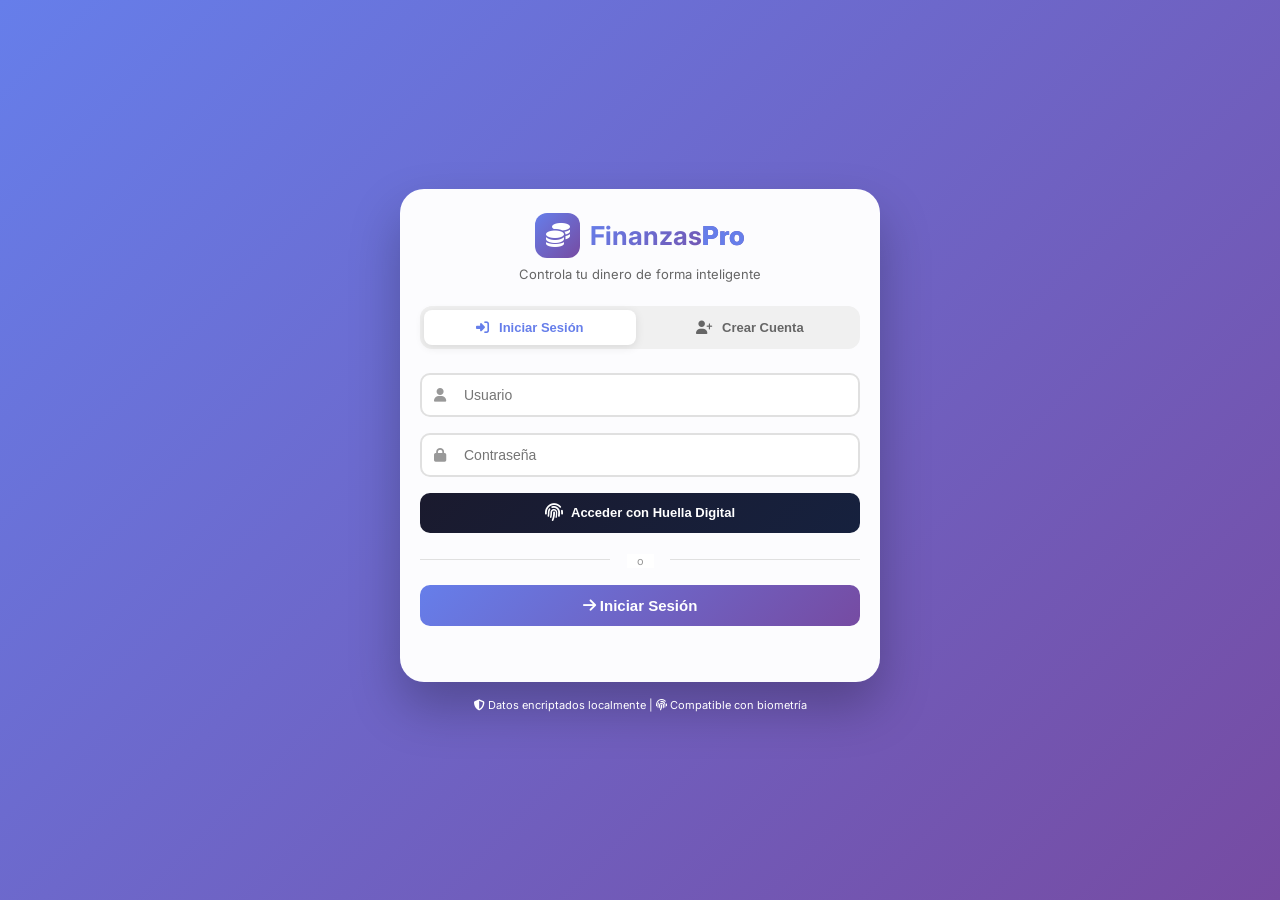
<file: index.html>
<!DOCTYPE html>
<html lang="es">
<head>
    <meta charset="UTF-8">
    <meta name="viewport" content="width=device-width, initial-scale=1.0, viewport-fit=cover">
    <title>💰 Mi Gestor Financiero Personal</title>
    <link rel="stylesheet" href="style.css">
    <link href="https://fonts.googleapis.com/css2?family=Inter:wght@400;500;600;700;800&display=swap" rel="stylesheet">
    <link rel="stylesheet" href="https://cdnjs.cloudflare.com/ajax/libs/font-awesome/6.4.0/css/all.min.css">
</head>
<body class="auth-page">
    <div class="auth-container">
        <div class="auth-card">
            <div class="auth-header">
                <div class="logo">
                    <div class="logo-icon">
                        <i class="fas fa-coins"></i>
                    </div>
                    <h1>Finanzas<span>Pro</span></h1>
                </div>
                <p class="tagline">Controla tu dinero de forma inteligente</p>
            </div>
            
            <div class="auth-tabs">
                <button class="auth-tab-btn active" onclick="showAuthTab('login')">
                    <i class="fas fa-sign-in-alt"></i> Iniciar Sesión
                </button>
                <button class="auth-tab-btn" onclick="showAuthTab('register')">
                    <i class="fas fa-user-plus"></i> Crear Cuenta
                </button>
            </div>

            <!-- Login Form -->
            <form id="loginForm" class="auth-form active">
                <div class="input-group">
                    <i class="fas fa-user"></i>
                    <input type="text" id="loginUsername" placeholder="Usuario" required autocomplete="username">
                </div>
                <div class="input-group">
                    <i class="fas fa-lock"></i>
                    <input type="password" id="loginPassword" placeholder="Contraseña" required autocomplete="current-password">
                </div>
                
                <button type="button" id="fingerprintBtn" class="fingerprint-btn" onclick="authenticateWithFingerprint()">
                    <i class="fas fa-fingerprint"></i> Acceder con Huella Digital
                </button>
                
                <div class="divider">
                    <span>o</span>
                </div>
                
                <button type="submit" class="auth-btn">
                    <i class="fas fa-arrow-right"></i> Iniciar Sesión
                </button>
                <div id="loginMessage" class="message"></div>
            </form>

            <!-- Register Form -->
            <form id="registerForm" class="auth-form">
                <div class="input-group">
                    <i class="fas fa-user"></i>
                    <input type="text" id="regUsername" placeholder="Nombre de usuario" required>
                </div>
                <div class="input-group">
                    <i class="fas fa-envelope"></i>
                    <input type="email" id="regEmail" placeholder="Correo electrónico" required>
                </div>
                <div class="input-group">
                    <i class="fas fa-lock"></i>
                    <input type="password" id="regPassword" placeholder="Contraseña" required>
                </div>
                <div class="input-group">
                    <i class="fas fa-check-circle"></i>
                    <input type="password" id="confirmPassword" placeholder="Confirmar contraseña" required>
                </div>
                
                <div class="fingerprint-option">
                    <label>
                        <input type="checkbox" id="registerFingerprint">
                        <i class="fas fa-fingerprint"></i> Registrar huella digital (opcional)
                    </label>
                </div>
                
                <button type="submit" class="auth-btn">
                    <i class="fas fa-user-shield"></i> Crear Mi Cuenta
                </button>
                <div id="regMessage" class="message"></div>
            </form>
        </div>
        
        <div class="auth-footer">
            <p><i class="fas fa-shield-alt"></i> Datos encriptados localmente | <i class="fas fa-fingerprint"></i> Compatible con biometría</p>
        </div>
    </div>

    <script src="script.js"></script>
</body>
</html>
</file>
<file: style.css>
* {
    margin: 0;
    padding: 0;
    box-sizing: border-box;
}

:root {
    --primary: linear-gradient(135deg, #667eea 0%, #764ba2 100%);
    --primary-color: #667eea;
    --secondary: #764ba2;
    --success: #48bb78;
    --danger: #f56565;
    --warning: #ed8936;
    --dark: #1a1a2e;
    --glass: rgba(255, 255, 255, 0.95);
    --shadow: 0 8px 32px rgba(0, 0, 0, 0.1);
}

body {
    font-family: 'Inter', -apple-system, BlinkMacSystemFont, 'Segoe UI', sans-serif;
    background: linear-gradient(135deg, #667eea 0%, #764ba2 100%);
    min-height: 100vh;
    overflow-x: hidden;
    width: 100%;
}

/* ========== ANIMACIONES GLOBALES ========== */
@keyframes slideUp {
    from {
        opacity: 0;
        transform: translateY(30px);
    }
    to {
        opacity: 1;
        transform: translateY(0);
    }
}

@keyframes fadeIn {
    from { opacity: 0; transform: translateY(10px); }
    to { opacity: 1; transform: translateY(0); }
}

/* ========== LOGIN PAGE STYLES ========== */
.auth-page {
    display: flex;
    align-items: center;
    justify-content: center;
    min-height: 100vh;
    padding: 16px;
    width: 100%;
}

.auth-container {
    width: 100%;
    max-width: 480px;
    z-index: 1;
}

.auth-card {
    background: rgba(255, 255, 255, 0.98);
    border-radius: 24px;
    padding: 24px 20px;
    box-shadow: 0 25px 50px rgba(0,0,0,0.25);
    animation: slideUp 0.6s ease;
}

.auth-header {
    text-align: center;
    margin-bottom: 24px;
}

.logo {
    display: flex;
    align-items: center;
    justify-content: center;
    gap: 10px;
    margin-bottom: 8px;
}

.logo-icon {
    width: 45px;
    height: 45px;
    background: linear-gradient(135deg, #667eea 0%, #764ba2 100%);
    border-radius: 12px;
    display: flex;
    align-items: center;
    justify-content: center;
}

.logo-icon i {
    font-size: 24px;
    color: white;
}

.logo h1 {
    font-size: 26px;
    background: linear-gradient(135deg, #667eea 0%, #764ba2 100%);
    -webkit-background-clip: text;
    -webkit-text-fill-color: transparent;
    background-clip: text;
}

.logo h1 span {
    -webkit-text-fill-color: #667eea;
    font-weight: 800;
}

.tagline {
    color: #666;
    font-size: 13px;
}

.auth-tabs {
    display: flex;
    gap: 8px;
    margin-bottom: 24px;
    background: #f0f0f0;
    padding: 4px;
    border-radius: 12px;
}

.auth-tab-btn {
    flex: 1;
    padding: 10px;
    background: transparent;
    border: none;
    cursor: pointer;
    font-size: 13px;
    font-weight: 600;
    border-radius: 8px;
    transition: all 0.3s;
    color: #666;
}

.auth-tab-btn i {
    margin-right: 6px;
}

.auth-tab-btn.active {
    background: white;
    color: #667eea;
    box-shadow: 0 2px 10px rgba(0,0,0,0.1);
}

.auth-form {
    display: none;
}

.auth-form.active {
    display: block;
    animation: fadeIn 0.3s ease;
}

.input-group {
    position: relative;
    margin-bottom: 16px;
}

.input-group i {
    position: absolute;
    left: 14px;
    top: 50%;
    transform: translateY(-50%);
    color: #999;
    z-index: 1;
    font-size: 14px;
}

.input-group input {
    width: 100%;
    padding: 12px 14px 12px 42px;
    border: 2px solid #e0e0e0;
    border-radius: 10px;
    font-size: 14px;
    transition: all 0.3s;
    background: white;
}

.input-group input:focus {
    outline: none;
    border-color: #667eea;
    box-shadow: 0 0 0 3px rgba(102,126,234,0.1);
}

.fingerprint-btn {
    width: 100%;
    padding: 11px;
    background: linear-gradient(135deg, #1a1a2e 0%, #16213e 100%);
    color: white;
    border: none;
    border-radius: 10px;
    font-size: 13px;
    font-weight: 600;
    cursor: pointer;
    display: flex;
    align-items: center;
    justify-content: center;
    gap: 8px;
    margin-bottom: 12px;
}

.fingerprint-btn i {
    font-size: 18px;
}

.divider {
    text-align: center;
    margin: 16px 0;
    position: relative;
}

.divider::before,
.divider::after {
    content: '';
    position: absolute;
    top: 50%;
    width: calc(50% - 30px);
    height: 1px;
    background: #e0e0e0;
}

.divider::before { left: 0; }
.divider::after { right: 0; }

.divider span {
    background: white;
    padding: 0 10px;
    color: #999;
    font-size: 11px;
}

.fingerprint-option {
    margin: 12px 0;
    padding: 8px;
    background: #f7f7f7;
    border-radius: 8px;
}

.fingerprint-option label {
    display: flex;
    align-items: center;
    gap: 8px;
    cursor: pointer;
    color: #666;
    font-size: 13px;
}

.auth-btn {
    width: 100%;
    padding: 12px;
    background: linear-gradient(135deg, #667eea 0%, #764ba2 100%);
    color: white;
    border: none;
    border-radius: 10px;
    font-size: 15px;
    font-weight: 600;
    cursor: pointer;
}

.auth-footer {
    text-align: center;
    margin-top: 16px;
    color: white;
    font-size: 11px;
}

/* ========== MENÚ HAMBURGUESA ========== */
.menu-toggle {
    display: none;
    position: fixed;
    top: 12px;
    left: 12px;
    z-index: 1001;
    background: white;
    border: none;
    width: 42px;
    height: 42px;
    border-radius: 10px;
    font-size: 20px;
    color: #667eea;
    cursor: pointer;
    box-shadow: 0 2px 10px rgba(0,0,0,0.1);
    align-items: center;
    justify-content: center;
}

.menu-overlay {
    display: none;
    position: fixed;
    top: 0;
    left: 0;
    width: 100%;
    height: 100%;
    background: rgba(0,0,0,0.5);
    z-index: 999;
}

.sidebar-close {
    display: none;
    position: absolute;
    top: 16px;
    right: 16px;
    font-size: 22px;
    cursor: pointer;
    color: #999;
}

/* Sidebar - escritorio */
.sidebar {
    width: 260px;
    background: rgba(255, 255, 255, 0.98);
    backdrop-filter: blur(10px);
    display: flex;
    flex-direction: column;
    position: fixed;
    height: 100vh;
    overflow-y: auto;
    z-index: 1000;
    transition: transform 0.3s ease;
    box-shadow: 2px 0 20px rgba(0,0,0,0.1);
}

.sidebar-header {
    padding: 24px 16px;
    border-bottom: 1px solid rgba(0,0,0,0.1);
    position: relative;
}

.sidebar-header h2 {
    font-size: 20px;
    color: #333;
}

.sidebar-header h2 i {
    color: #667eea;
    margin-right: 8px;
}

.sidebar-header h2 span {
    color: #667eea;
}

.sidebar-nav {
    flex: 1;
    padding: 16px;
}

.nav-btn {
    width: 100%;
    padding: 12px;
    margin: 4px 0;
    background: transparent;
    border: none;
    border-radius: 10px;
    cursor: pointer;
    text-align: left;
    font-size: 14px;
    color: #555;
    transition: all 0.3s;
    display: flex;
    align-items: center;
    gap: 10px;
}

.nav-btn i {
    width: 20px;
    font-size: 16px;
}

.nav-btn.active {
    background: linear-gradient(135deg, #667eea 0%, #764ba2 100%);
    color: white;
}

.sidebar-footer {
    padding: 16px;
    border-top: 1px solid rgba(0,0,0,0.1);
}

.user-info-sidebar {
    display: flex;
    align-items: center;
    gap: 10px;
    padding: 10px;
    background: #f0f0f0;
    border-radius: 10px;
    margin-bottom: 10px;
}

.user-info-sidebar i {
    font-size: 28px;
    color: #667eea;
}

.user-info-sidebar div {
    flex: 1;
}

.user-info-sidebar span {
    font-weight: 600;
    color: #333;
    display: block;
    font-size: 13px;
}

.user-info-sidebar small {
    font-size: 10px;
    color: #999;
}

.logout-sidebar-btn {
    width: 100%;
    padding: 10px;
    background: #f56565;
    color: white;
    border: none;
    border-radius: 10px;
    cursor: pointer;
    display: flex;
    align-items: center;
    justify-content: center;
    gap: 8px;
    font-size: 13px;
}

/* ========== HEADER MÓVIL ========== */
.mobile-header {
    display: none;
    background: white;
    padding: 12px;
    position: sticky;
    top: 0;
    z-index: 100;
    box-shadow: 0 2px 10px rgba(0,0,0,0.1);
    align-items: center;
    justify-content: space-between;
}

.mobile-menu-btn {
    background: none;
    border: none;
    font-size: 22px;
    color: #667eea;
    cursor: pointer;
    width: 38px;
    height: 38px;
    border-radius: 8px;
    display: flex;
    align-items: center;
    justify-content: center;
}

.mobile-logo {
    display: flex;
    align-items: center;
    gap: 6px;
    font-weight: bold;
    font-size: 16px;
    color: #333;
}

.mobile-logo i {
    color: #667eea;
    font-size: 20px;
}

.mobile-user {
    width: 38px;
    height: 38px;
    background: #f0f0f0;
    border-radius: 50%;
    display: flex;
    align-items: center;
    justify-content: center;
    cursor: pointer;
}

.mobile-user i {
    font-size: 20px;
    color: #667eea;
}

/* ========== MAIN CONTENT ========== */
.main-content {
    flex: 1;
    margin-left: 260px;
    padding: 20px;
    min-height: 100vh;
    width: calc(100% - 260px);
}

.section {
    display: none;
}

.section.active {
    display: block;
}

.section-header {
    margin-bottom: 20px;
    display: flex;
    justify-content: space-between;
    align-items: center;
    flex-wrap: wrap;
    gap: 12px;
}

.section-header h1 {
    font-size: 24px;
    color: white;
}

.section-header p {
    color: rgba(255,255,255,0.8);
    font-size: 13px;
    margin-top: 4px;
}

/* Stats Cards - MÓVIL AMIGABLE */
.stats-grid {
    display: grid;
    grid-template-columns: repeat(2, 1fr);
    gap: 12px;
    margin-bottom: 20px;
}

.stat-card {
    background: white;
    padding: 14px;
    border-radius: 16px;
    display: flex;
    align-items: center;
    gap: 10px;
    box-shadow: 0 2px 8px rgba(0,0,0,0.1);
}

.stat-icon {
    width: 45px;
    height: 45px;
    background: linear-gradient(135deg, rgba(102,126,234,0.1), rgba(118,75,162,0.1));
    border-radius: 12px;
    display: flex;
    align-items: center;
    justify-content: center;
}

.stat-icon i {
    font-size: 22px;
    color: #667eea;
}

.income-card .stat-icon i { color: #48bb78; }
.expense-card .stat-icon i { color: #f56565; }

.stat-info {
    flex: 1;
}

.stat-info h3 {
    font-size: 11px;
    color: #999;
    margin-bottom: 4px;
}

.stat-info p {
    font-size: 18px;
    font-weight: bold;
    color: #333;
}

.balance-value {
    font-size: 20px;
    color: #667eea;
}

/* Charts - MÓVIL */
.charts-grid {
    display: grid;
    grid-template-columns: 1fr;
    gap: 16px;
    margin-bottom: 20px;
}

.chart-card {
    background: white;
    padding: 16px;
    border-radius: 16px;
    box-shadow: 0 2px 8px rgba(0,0,0,0.1);
}

.chart-card h3 {
    margin-bottom: 12px;
    color: #333;
    font-size: 14px;
}

.chart-card canvas {
    max-height: 220px;
    width: 100% !important;
}

/* Top Expenses */
.top-expenses {
    background: white;
    padding: 16px;
    border-radius: 16px;
}

.top-expenses h3 {
    margin-bottom: 12px;
    color: #333;
    font-size: 14px;
}

.expense-item {
    display: flex;
    justify-content: space-between;
    padding: 10px 0;
    border-bottom: 1px solid #e0e0e0;
    font-size: 13px;
}

/* Transaction Tabs */
.transaction-tabs {
    display: flex;
    gap: 8px;
    margin-bottom: 16px;
}

.trans-tab {
    flex: 1;
    padding: 10px;
    background: rgba(255,255,255,0.9);
    border: none;
    border-radius: 10px;
    cursor: pointer;
    font-weight: 600;
    font-size: 13px;
    display: flex;
    align-items: center;
    justify-content: center;
    gap: 6px;
}

.trans-tab.active {
    background: linear-gradient(135deg, #667eea 0%, #764ba2 100%);
    color: white;
}

/* Filters - MÓVIL */
.filters-bar {
    display: flex;
    flex-wrap: wrap;
    gap: 8px;
    margin-bottom: 16px;
    background: white;
    padding: 12px;
    border-radius: 12px;
}

.filter-group {
    position: relative;
    flex: 1;
    min-width: calc(50% - 8px);
}

.filter-group i {
    position: absolute;
    left: 10px;
    top: 50%;
    transform: translateY(-50%);
    color: #999;
    font-size: 12px;
}

.filter-group input,
.filter-group select {
    width: 100%;
    padding: 8px 8px 8px 32px;
    border: 1px solid #e0e0e0;
    border-radius: 8px;
    font-size: 13px;
}

/* Transaction List */
.transaction-list {
    max-height: 500px;
    overflow-y: auto;
    display: flex;
    flex-direction: column;
    gap: 8px;
}

.transaction-item {
    background: white;
    padding: 12px;
    border-radius: 12px;
    display: flex;
    justify-content: space-between;
    align-items: center;
    gap: 10px;
}

.transaction-item.income {
    border-left: 3px solid #48bb78;
}

.transaction-item.expense {
    border-left: 3px solid #f56565;
}

.transaction-info {
    flex: 1;
}

.transaction-info strong {
    font-size: 14px;
    color: #333;
    display: block;
}

.transaction-info small {
    font-size: 10px;
    color: #999;
    display: block;
    margin-top: 2px;
}

.transaction-amount {
    font-size: 14px;
    font-weight: bold;
    white-space: nowrap;
}

.delete-btn {
    background: #f56565;
    color: white;
    border: none;
    padding: 6px 10px;
    border-radius: 6px;
    cursor: pointer;
    font-size: 12px;
}

/* Modal - MÓVIL OPTIMIZADO */
.modal {
    display: none;
    position: fixed;
    z-index: 1000;
    left: 0;
    top: 0;
    width: 100%;
    height: 100%;
    background: rgba(0,0,0,0.5);
}

.modal-content {
    background: white;
    margin: 20px auto;
    width: calc(100% - 30px);
    max-width: 500px;
    border-radius: 20px;
    max-height: 90vh;
    overflow-y: auto;
}

.modal-header {
    padding: 16px 20px;
    border-bottom: 1px solid #e0e0e0;
    display: flex;
    justify-content: space-between;
    align-items: center;
    position: sticky;
    top: 0;
    background: white;
}

.modal-header h2 {
    font-size: 18px;
    color: #333;
}

.close {
    font-size: 26px;
    cursor: pointer;
    color: #999;
}

/* Formulario */
.form-group {
    margin-bottom: 16px;
    padding: 0 20px;
}

.form-group label {
    display: block;
    margin-bottom: 6px;
    font-weight: 600;
    color: #555;
    font-size: 12px;
}

.type-selector {
    display: flex;
    gap: 8px;
}

.type-btn {
    flex: 1;
    padding: 10px;
    border: 2px solid #e0e0e0;
    background: white;
    border-radius: 10px;
    cursor: pointer;
    font-weight: 600;
    font-size: 13px;
    display: flex;
    align-items: center;
    justify-content: center;
    gap: 6px;
}

.type-btn.active {
    background: linear-gradient(135deg, #667eea 0%, #764ba2 100%);
    border-color: #667eea;
    color: white;
}

.type-btn:first-child.active {
    background: #48bb78;
    border-color: #48bb78;
}

.type-btn:last-child.active {
    background: #f56565;
    border-color: #f56565;
}

.category-selector {
    display: grid;
    grid-template-columns: repeat(3, 1fr);
    gap: 8px;
    margin-bottom: 8px;
}

.cat-option {
    padding: 8px;
    background: #f7f7f7;
    border: 2px solid transparent;
    border-radius: 8px;
    cursor: pointer;
    text-align: center;
    font-size: 11px;
}

.cat-option.selected {
    background: linear-gradient(135deg, #667eea 0%, #764ba2 100%);
    color: white;
}

.form-row {
    display: grid;
    grid-template-columns: 1fr;
    gap: 12px;
    padding: 0 20px;
}

.amount-input {
    position: relative;
}

.amount-input span {
    position: absolute;
    left: 12px;
    top: 50%;
    transform: translateY(-50%);
    font-weight: bold;
    color: #999;
}

.amount-input input {
    width: 100%;
    padding: 10px 12px 10px 28px;
    border: 2px solid #e0e0e0;
    border-radius: 10px;
    font-size: 14px;
}

.form-group input,
.form-group select,
.form-group textarea {
    width: 100%;
    padding: 10px;
    border: 2px solid #e0e0e0;
    border-radius: 10px;
    font-size: 14px;
}

.modal-actions {
    display: flex;
    gap: 12px;
    padding: 16px 20px;
    border-top: 1px solid #e0e0e0;
    position: sticky;
    bottom: 0;
    background: white;
}

/* Botones */
.btn-primary, .btn-secondary, .btn-danger {
    padding: 10px 16px;
    border-radius: 10px;
    cursor: pointer;
    font-weight: 600;
    font-size: 13px;
    display: inline-flex;
    align-items: center;
    gap: 6px;
    border: none;
}

.btn-primary {
    background: linear-gradient(135deg, #667eea 0%, #764ba2 100%);
    color: white;
}

.btn-secondary {
    background: #48bb78;
    color: white;
}

.btn-danger {
    background: #f56565;
    color: white;
}

.btn-small {
    padding: 6px 10px;
    font-size: 12px;
}

/* Reportes - MÓVIL */
.stats-summary {
    display: grid;
    grid-template-columns: repeat(3, 1fr);
    gap: 10px;
    margin-bottom: 20px;
}

.summary-card {
    background: white;
    padding: 12px;
    border-radius: 12px;
    text-align: center;
}

.summary-card i {
    font-size: 28px;
    color: #667eea;
    margin-bottom: 6px;
    display: block;
}

.summary-card h4 {
    font-size: 10px;
    color: #999;
    margin-bottom: 4px;
}

.summary-card p {
    font-size: 16px;
    font-weight: bold;
    color: #333;
}

.report-card {
    background: white;
    padding: 16px;
    border-radius: 16px;
    margin-bottom: 16px;
}

.report-card h3 {
    margin-bottom: 12px;
    color: #333;
    font-size: 14px;
}

.report-grid {
    display: grid;
    grid-template-columns: 1fr;
    gap: 16px;
}

.report-table {
    overflow-x: auto;
}

.report-table table {
    width: 100%;
    border-collapse: collapse;
    font-size: 12px;
}

.report-table th,
.report-table td {
    padding: 8px;
    text-align: left;
    border-bottom: 1px solid #e0e0e0;
}

.report-table th {
    background: #f7f7f7;
    font-weight: 600;
}

/* Categorías */
.categories-grid {
    display: grid;
    grid-template-columns: 1fr;
    gap: 12px;
}

/* Fab Button */
.fab-button {
    display: none;
    position: fixed;
    bottom: 16px;
    right: 16px;
    width: 52px;
    height: 52px;
    border-radius: 26px;
    background: linear-gradient(135deg, #667eea 0%, #764ba2 100%);
    color: white;
    border: none;
    font-size: 22px;
    cursor: pointer;
    box-shadow: 0 4px 12px rgba(0,0,0,0.2);
    z-index: 90;
    align-items: center;
    justify-content: center;
}

/* Mensajes */
.message {
    margin-top: 12px;
    padding: 10px;
    border-radius: 8px;
    text-align: center;
    font-size: 13px;
}

.error {
    background: #fed7d7;
    color: #c53030;
}

.success {
    background: #c6f6d5;
    color: #22543d;
}

/* ========== RESPONSIVE - MÓVIL ========== */
@media (max-width: 768px) {
    /* Ocultar sidebar */
    .sidebar {
        transform: translateX(-100%);
        width: 85%;
        max-width: 280px;
    }
    
    .sidebar.open {
        transform: translateX(0);
    }
    
    .sidebar-close {
        display: block;
    }
    
    .menu-toggle {
        display: flex;
    }
    
    .mobile-header {
        display: flex;
    }
    
    .main-content {
        margin-left: 0;
        padding: 70px 12px 80px 12px;
        width: 100%;
    }
    
    .menu-overlay.active {
        display: block;
    }
    
    .fab-button {
        display: flex;
    }
    
    /* Stats cards móvil */
    .stats-grid {
        grid-template-columns: repeat(2, 1fr);
        gap: 10px;
    }
    
    .stat-card {
        padding: 12px;
    }
    
    .stat-icon {
        width: 40px;
        height: 40px;
    }
    
    .stat-icon i {
        font-size: 18px;
    }
    
    .stat-info p {
        font-size: 16px;
    }
    
    .balance-value {
        font-size: 18px;
    }
    
    /* Charts móvil */
    .chart-card canvas {
        max-height: 200px;
    }
    
    /* Filtros móvil */
    .filter-group {
        min-width: 100%;
    }
    
    .filter-group input,
    .filter-group select {
        font-size: 14px;
        padding: 10px 8px 10px 32px;
    }
    
    /* Transacciones móvil */
    .transaction-item {
        flex-direction: column;
        align-items: flex-start;
        gap: 8px;
    }
    
    .transaction-amount {
        width: 100%;
        display: flex;
        justify-content: space-between;
        align-items: center;
    }
    
    .delete-btn {
        align-self: flex-end;
    }
    
    /* Modal móvil */
    .modal-content {
        margin: 16px;
        width: calc(100% - 32px);
        max-height: 85vh;
    }
    
    .form-group {
        padding: 0 16px;
    }
    
    .form-row {
        padding: 0 16px;
    }
    
    .modal-actions {
        padding: 12px 16px;
    }
    
    .category-selector {
        grid-template-columns: repeat(3, 1fr);
    }
    
    /* Reportes móvil */
    .stats-summary {
        grid-template-columns: repeat(2, 1fr);
        gap: 8px;
    }
    
    .summary-card {
        padding: 10px;
    }
    
    .summary-card i {
        font-size: 24px;
    }
    
    .summary-card p {
        font-size: 14px;
    }
    
    .report-table table {
        font-size: 11px;
        min-width: 100%;
    }
    
    .report-table th,
    .report-table td {
        padding: 6px;
    }
    
    /* Sección header */
    .section-header {
        flex-direction: column;
        align-items: flex-start;
    }
    
    .section-header h1 {
        font-size: 20px;
    }
    
    /* Tabs */
    .transaction-tabs {
        gap: 6px;
    }
    
    .trans-tab {
        padding: 8px;
        font-size: 12px;
    }
    
    /* Login móvil */
    .auth-card {
        padding: 20px 16px;
    }
    
    .logo h1 {
        font-size: 24px;
    }
    
    .logo-icon {
        width: 40px;
        height: 40px;
    }
    
    .logo-icon i {
        font-size: 20px;
    }
}

/* Pantallas muy pequeñas (hasta 400px) */
@media (max-width: 400px) {
    .stats-grid {
        grid-template-columns: 1fr;
        gap: 10px;
    }
    
    .stats-summary {
        grid-template-columns: 1fr;
    }
    
    .category-selector {
        grid-template-columns: repeat(2, 1fr);
    }
    
    .auth-tab-btn {
        font-size: 12px;
        padding: 8px;
    }
    
    .auth-tab-btn i {
        margin-right: 4px;
    }
}

/* Tablet (768px - 1024px) */
@media (min-width: 769px) and (max-width: 1024px) {
    .sidebar {
        width: 240px;
    }
    
    .main-content {
        margin-left: 240px;
        width: calc(100% - 240px);
    }
    
    .stats-grid {
        grid-template-columns: repeat(2, 1fr);
    }
    
    .charts-grid {
        grid-template-columns: 1fr;
    }
    
    .report-grid {
        grid-template-columns: repeat(2, 1fr);
    }
}

/* Desktop grande */
@media (min-width: 1025px) {
    .stats-grid {
        grid-template-columns: repeat(4, 1fr);
    }
    
    .report-grid {
        grid-template-columns: repeat(3, 1fr);
    }
}

/* Scrollbar */
::-webkit-scrollbar {
    width: 4px;
    height: 4px;
}

::-webkit-scrollbar-track {
    background: #f1f1f1;
}

::-webkit-scrollbar-thumb {
    background: #667eea;
    border-radius: 2px;
}
</file>
